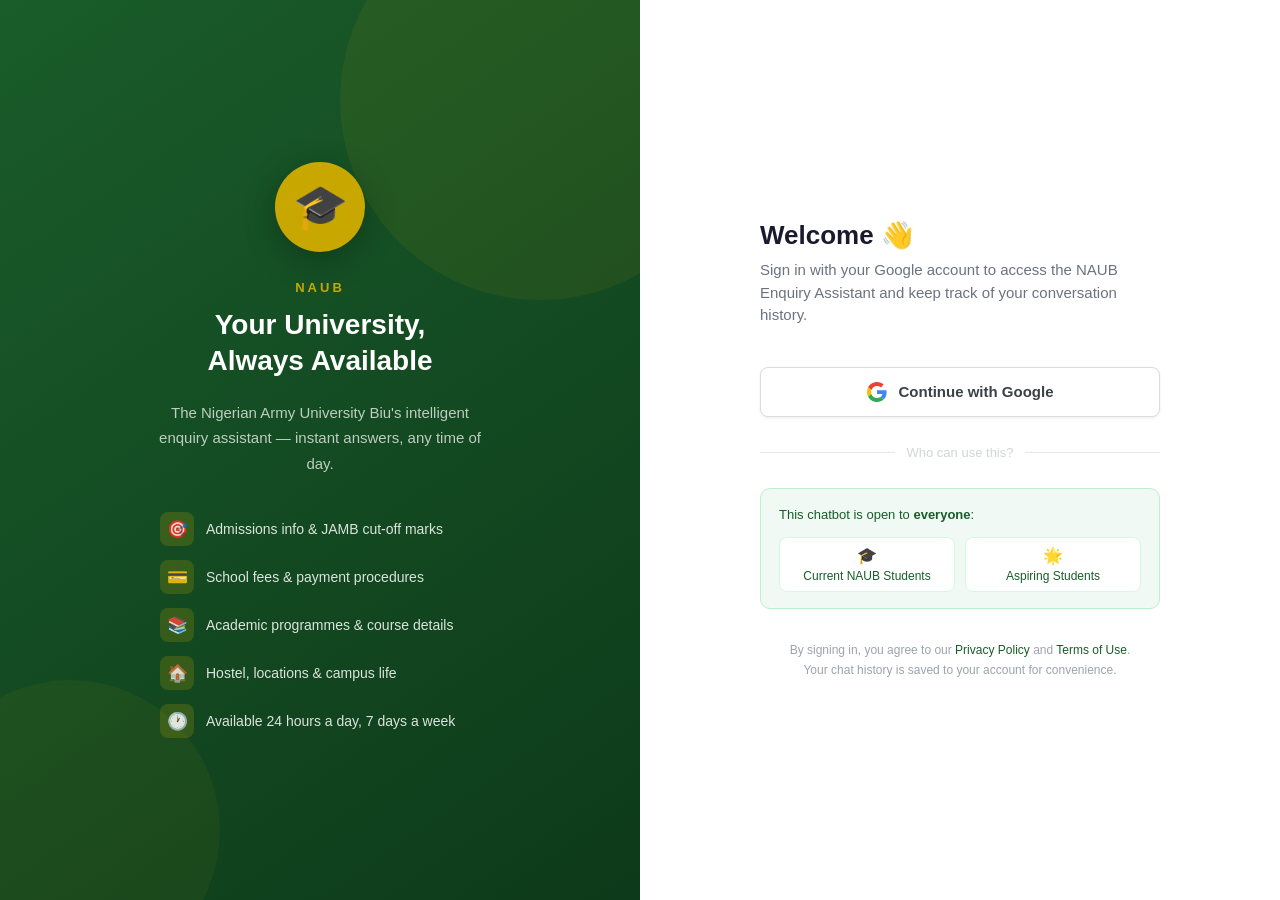
<file: accounts/templates/accounts/login.html>
<!DOCTYPE html>
<html lang="en">
<head>
    <meta charset="UTF-8" />
    <meta name="viewport" content="width=device-width, initial-scale=1.0" />
    <title>Sign In — NAUB Enquiry Assistant</title>
    <style>
        *, *::before, *::after { box-sizing: border-box; margin: 0; padding: 0; }

        :root {
            --green:  #1a5c2a;
            --green2: #14471f;
            --gold:   #c8a800;
            --gold2:  #a88c00;
            --white:  #ffffff;
            --gray:   #f5f7fa;
            --text:   #1a1a2e;
            --muted:  #6b7280;
            --font:   'Segoe UI', Arial, sans-serif;
        }

        html, body {
            height: 100%;
            font-family: var(--font);
            background: var(--gray);
        }

        /* ── Split layout ─────────────────────────────── */
        .page {
            min-height: 100vh;
            display: grid;
            grid-template-columns: 1fr 1fr;
        }

        /* ── Left panel — branding ────────────────────── */
        .panel-brand {
            background: linear-gradient(145deg, var(--green) 0%, #0d3a1a 100%);
            display: flex;
            flex-direction: column;
            justify-content: center;
            align-items: center;
            padding: 60px 48px;
            text-align: center;
            position: relative;
            overflow: hidden;
        }

        .panel-brand::before {
            content: "";
            position: absolute;
            width: 400px; height: 400px;
            border-radius: 50%;
            background: rgba(200, 168, 0, 0.08);
            top: -100px; right: -100px;
        }

        .panel-brand::after {
            content: "";
            position: absolute;
            width: 300px; height: 300px;
            border-radius: 50%;
            background: rgba(200, 168, 0, 0.06);
            bottom: -80px; left: -80px;
        }

        .brand-logo {
            width: 90px; height: 90px;
            background: var(--gold);
            border-radius: 50%;
            display: flex;
            align-items: center;
            justify-content: center;
            font-size: 44px;
            margin-bottom: 28px;
            box-shadow: 0 8px 32px rgba(0,0,0,0.25);
            position: relative; z-index: 1;
        }

        .brand-name {
            color: var(--gold);
            font-size: 13px;
            font-weight: 700;
            letter-spacing: 3px;
            text-transform: uppercase;
            margin-bottom: 12px;
            position: relative; z-index: 1;
        }

        .brand-title {
            color: var(--white);
            font-size: 28px;
            font-weight: 700;
            line-height: 1.3;
            margin-bottom: 20px;
            position: relative; z-index: 1;
        }

        .brand-desc {
            color: rgba(255,255,255,0.72);
            font-size: 15px;
            line-height: 1.7;
            max-width: 340px;
            position: relative; z-index: 1;
        }

        .feature-list {
            margin-top: 36px;
            display: flex;
            flex-direction: column;
            gap: 14px;
            width: 100%;
            max-width: 320px;
            position: relative; z-index: 1;
        }

        .feature-item {
            display: flex;
            align-items: center;
            gap: 12px;
            color: rgba(255,255,255,0.85);
            font-size: 14px;
            text-align: left;
        }

        .feature-icon {
            width: 34px; height: 34px;
            background: rgba(200, 168, 0, 0.2);
            border-radius: 8px;
            display: flex;
            align-items: center;
            justify-content: center;
            font-size: 17px;
            flex-shrink: 0;
        }

        /* ── Right panel — sign in card ───────────────── */
        .panel-auth {
            display: flex;
            flex-direction: column;
            justify-content: center;
            align-items: center;
            padding: 60px 48px;
            background: var(--white);
        }

        .auth-card {
            width: 100%;
            max-width: 400px;
        }

        .auth-title {
            font-size: 26px;
            font-weight: 700;
            color: var(--text);
            margin-bottom: 8px;
        }

        .auth-subtitle {
            color: var(--muted);
            font-size: 15px;
            margin-bottom: 40px;
            line-height: 1.5;
        }

        /* Google button */
        .btn-google {
            display: flex;
            align-items: center;
            justify-content: center;
            gap: 12px;
            width: 100%;
            padding: 14px 24px;
            background: var(--white);
            color: #3c4043;
            border: 1.5px solid #dadce0;
            border-radius: 8px;
            font-size: 15px;
            font-weight: 600;
            font-family: var(--font);
            cursor: pointer;
            text-decoration: none;
            transition: background 0.2s, box-shadow 0.2s;
            box-shadow: 0 1px 3px rgba(0,0,0,0.08);
        }

        .btn-google:hover {
            background: #f8f9fa;
            box-shadow: 0 2px 8px rgba(0,0,0,0.12);
        }

        .btn-google svg { flex-shrink: 0; }

        .divider {
            display: flex;
            align-items: center;
            gap: 12px;
            margin: 28px 0;
            color: #d1d5db;
            font-size: 13px;
        }
        .divider::before, .divider::after {
            content: "";
            flex: 1;
            height: 1px;
            background: #e5e7eb;
        }

        .info-box {
            background: #f0f9f3;
            border: 1px solid #bbf0ca;
            border-radius: 10px;
            padding: 16px 18px;
            margin-top: 28px;
        }

        .info-box p {
            font-size: 13px;
            color: var(--green);
            line-height: 1.6;
        }

        .info-box strong { font-weight: 600; }

        .user-types {
            display: flex;
            gap: 10px;
            margin-top: 12px;
        }

        .user-type-pill {
            flex: 1;
            text-align: center;
            padding: 8px 10px;
            background: var(--white);
            border: 1px solid #d1fae5;
            border-radius: 8px;
            font-size: 12px;
            color: var(--green);
            font-weight: 500;
        }

        .user-type-pill .pill-icon { font-size: 16px; display: block; margin-bottom: 4px; }

        .auth-footer {
            margin-top: 32px;
            text-align: center;
            font-size: 12px;
            color: #9ca3af;
            line-height: 1.6;
        }

        .auth-footer a { color: var(--green); text-decoration: none; }
        .auth-footer a:hover { text-decoration: underline; }

        /* ── Responsive ──────────────────────────────── */
        @media (max-width: 768px) {
            .page { grid-template-columns: 1fr; }
            .panel-brand { display: none; }
            .panel-auth { padding: 40px 24px; }
        }
    </style>
</head>
<body>

<div class="page">

    <!-- Left: Branding panel -->
    <div class="panel-brand">
        <div class="brand-logo">🎓</div>
        <p class="brand-name">NAUB</p>
        <h1 class="brand-title">Your University,<br>Always Available</h1>
        <p class="brand-desc">
            The Nigerian Army University Biu's intelligent enquiry assistant —
            instant answers, any time of day.
        </p>

        <div class="feature-list">
            <div class="feature-item">
                <div class="feature-icon">🎯</div>
                <span>Admissions info &amp; JAMB cut-off marks</span>
            </div>
            <div class="feature-item">
                <div class="feature-icon">💳</div>
                <span>School fees &amp; payment procedures</span>
            </div>
            <div class="feature-item">
                <div class="feature-icon">📚</div>
                <span>Academic programmes &amp; course details</span>
            </div>
            <div class="feature-item">
                <div class="feature-icon">🏠</div>
                <span>Hostel, locations &amp; campus life</span>
            </div>
            <div class="feature-item">
                <div class="feature-icon">🕐</div>
                <span>Available 24 hours a day, 7 days a week</span>
            </div>
        </div>
    </div>

    <!-- Right: Auth panel -->
    <div class="panel-auth">
        <div class="auth-card">

            <h2 class="auth-title">Welcome 👋</h2>
            <p class="auth-subtitle">
                Sign in with your Google account to access the NAUB Enquiry Assistant
                and keep track of your conversation history.
            </p>

            <!-- Google Sign-In button — points to allauth Google OAuth -->
            <a href="/accounts/google/login/?next=/accounts/onboarding/" class="btn-google">
                <!-- Google "G" logo SVG -->
                <svg width="20" height="20" viewBox="0 0 48 48" xmlns="http://www.w3.org/2000/svg">
                    <path fill="#EA4335" d="M24 9.5c3.54 0 6.71 1.22 9.21 3.6l6.85-6.85C35.9 2.38 30.47 0 24 0 14.62 0 6.51 5.38 2.56 13.22l7.98 6.19C12.43 13.72 17.74 9.5 24 9.5z"/>
                    <path fill="#4285F4" d="M46.98 24.55c0-1.57-.15-3.09-.38-4.55H24v9.02h12.94c-.58 2.96-2.26 5.48-4.78 7.18l7.73 6c4.51-4.18 7.09-10.36 7.09-17.65z"/>
                    <path fill="#FBBC05" d="M10.53 28.59c-.48-1.45-.76-2.99-.76-4.59s.27-3.14.76-4.59l-7.98-6.19C.92 16.46 0 20.12 0 24c0 3.88.92 7.54 2.56 10.78l7.97-6.19z"/>
                    <path fill="#34A853" d="M24 48c6.48 0 11.93-2.13 15.89-5.81l-7.73-6c-2.15 1.45-4.92 2.3-8.16 2.3-6.26 0-11.57-4.22-13.47-9.91l-7.98 6.19C6.51 42.62 14.62 48 24 48z"/>
                    <path fill="none" d="M0 0h48v48H0z"/>
                </svg>
                Continue with Google
            </a>

            <div class="divider">Who can use this?</div>

            <div class="info-box">
                <p>This chatbot is open to <strong>everyone</strong>:</p>
                <div class="user-types">
                    <div class="user-type-pill">
                        <span class="pill-icon">🎓</span>
                        Current NAUB Students
                    </div>
                    <div class="user-type-pill">
                        <span class="pill-icon">🌟</span>
                        Aspiring Students
                    </div>
                </div>
            </div>

            <p class="auth-footer">
                By signing in, you agree to our
                <a href="#">Privacy Policy</a> and <a href="#">Terms of Use</a>.<br>
                Your chat history is saved to your account for convenience.
            </p>

        </div>
    </div>

</div>

</body>
</html>
</file>
